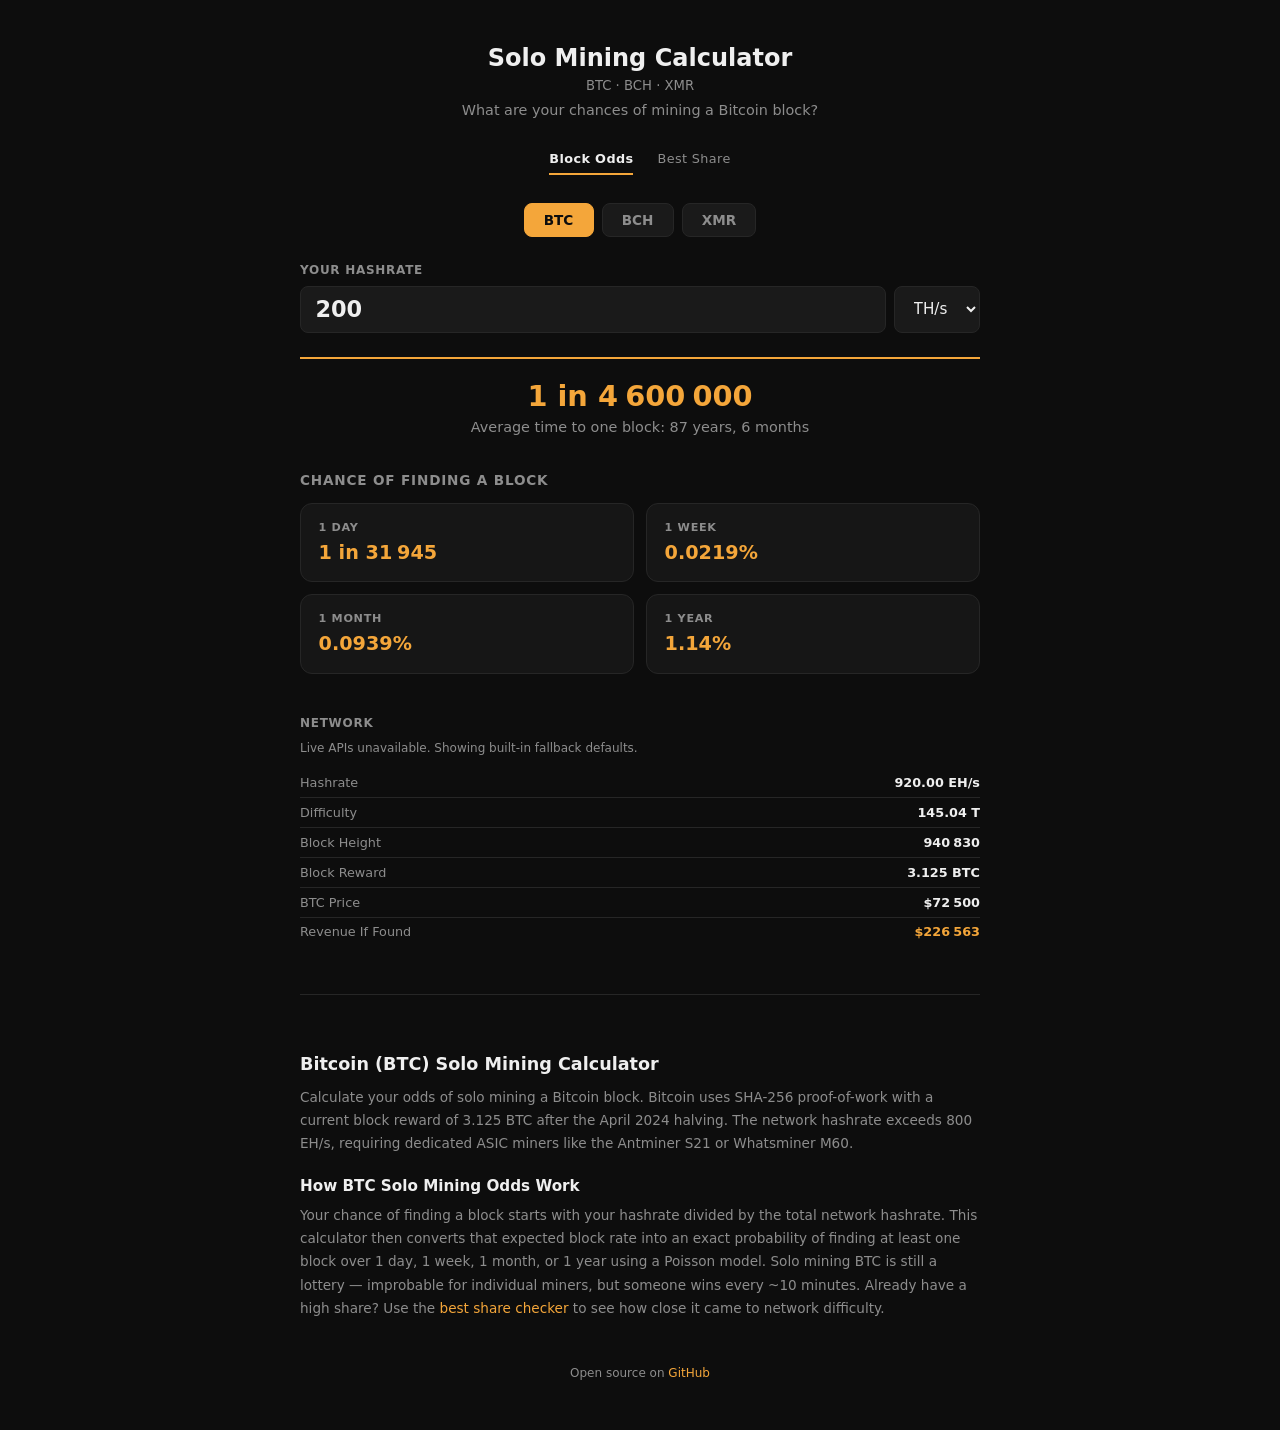
<file: index.html>
<!DOCTYPE html>
<html lang="en">
<head>
  <meta charset="UTF-8">
  <meta name="viewport" content="width=device-width, initial-scale=1.0">
  <title>Solo Mining Calculator - Bitcoin, Monero & BCH Block Probability</title>
  <meta name="description" content="Free solo mining calculator with live network data. Calculate your odds of finding a Bitcoin, Monero (XMR), or Bitcoin Cash block based on your hashrate. Real-time difficulty, block reward, and expected time to mine a block.">
  <meta name="keywords" content="solo mining calculator, bitcoin solo mining, monero solo mining, bitcoin cash solo mining, mining probability, block odds calculator, hashrate calculator, solo block chance, BTC mining, XMR mining, BCH mining">
  <link rel="canonical" href="https://solo.turtlecute.org/">
  <meta property="og:title" content="Solo Mining Calculator - Bitcoin, Monero & BCH">
  <meta property="og:description" content="What are your real odds of solo mining a block? Free calculator with live network hashrate, difficulty, and block reward for BTC, XMR, and BCH.">
  <meta property="og:type" content="website">
  <meta property="og:url" content="https://solo.turtlecute.org/">
  <meta property="og:site_name" content="Solo Mining Calculator">
  <meta property="og:locale" content="en_US">
  <meta name="twitter:card" content="summary">
  <meta name="twitter:title" content="Solo Mining Calculator - Bitcoin, Monero & BCH">
  <meta name="twitter:description" content="Calculate your real odds of solo mining a BTC, XMR, or BCH block. Live network stats and block reward data.">
  <meta name="robots" content="index, follow">
  <meta name="theme-color" content="#F4A63A">
  <link rel="icon" href="data:image/svg+xml,<svg xmlns='http://www.w3.org/2000/svg' viewBox='0 0 32 32'><circle cx='16' cy='16' r='16' fill='%23F4A63A'/><text x='16' y='22' text-anchor='middle' font-size='18' font-weight='bold' fill='white'>&#x26CF;</text></svg>">
  <link rel="dns-prefetch" href="https://mempool.space">
  <link rel="dns-prefetch" href="https://api.blockchair.com">
  <link rel="dns-prefetch" href="https://api.coingecko.com">
  <link rel="preconnect" href="https://mempool.space" crossorigin>
  <link rel="preconnect" href="https://api.blockchair.com" crossorigin>
  <link rel="preconnect" href="https://api.coingecko.com" crossorigin>
  <script defer src="https://umami.priorato.org/priorato" data-website-id="a3f061e6-ad2a-410f-9b1b-f0ae24c0dfc8"></script>
  <script type="application/ld+json">{"@context":"https://schema.org","@type":"WebApplication","name":"Solo Mining Calculator","url":"https://solo.turtlecute.org/","description":"Free solo mining probability calculator for Bitcoin, Monero, and Bitcoin Cash. Enter your hashrate to calculate your odds of finding a block with live network data.","applicationCategory":"FinanceApplication","operatingSystem":"Any","offers":{"@type":"Offer","price":"0","priceCurrency":"USD"},"featureList":["Bitcoin solo mining odds","Monero solo mining odds","Bitcoin Cash solo mining odds","Live network hashrate","Real-time difficulty","Block reward tracking","Expected time to find a block"]}</script>
  <script type="application/ld+json">{"@context":"https://schema.org","@type":"BreadcrumbList","itemListElement":[{"@type":"ListItem","position":1,"name":"Solo Mining Calculator","item":"https://solo.turtlecute.org/"}]}</script>
  <script type="application/ld+json">{"@context":"https://schema.org","@type":"FAQPage","mainEntity":[{"@type":"Question","name":"What are the odds of solo mining a Bitcoin block?","acceptedAnswer":{"@type":"Answer","text":"Your odds depend on your hashrate relative to the total Bitcoin network hashrate. With 1 TH/s against a ~1 ZH/s network, your chance per block is roughly 1 in 1 billion. This calculator converts that share into exact time-based odds using a Poisson model."}},{"@type":"Question","name":"How long will it take to solo mine a Bitcoin block?","acceptedAnswer":{"@type":"Answer","text":"The expected time depends entirely on your hashrate. A single Antminer S21 class miner at around 200 TH/s would still take on the order of a century on average to solo mine one Bitcoin block. Solo mining BTC is a lottery even with modern ASICs."}},{"@type":"Question","name":"What hardware do you need to solo mine Monero?","acceptedAnswer":{"@type":"Answer","text":"Monero uses the RandomX algorithm optimized for consumer CPUs. A modern desktop CPU often produces around 10 to 20 KH/s. No ASIC is required, which makes XMR one of the few major proof-of-work coins that remains practical for CPU miners."}},{"@type":"Question","name":"How does solo mining probability calculation work?","acceptedAnswer":{"@type":"Answer","text":"The calculator starts with your share of total network hashrate, then converts the expected number of blocks in a time window into the probability of finding at least one block with a Poisson probability model. That keeps the percentages bounded correctly as hashrate increases."}},{"@type":"Question","name":"Is Bitcoin Cash easier to solo mine than Bitcoin?","acceptedAnswer":{"@type":"Answer","text":"Usually yes. Bitcoin Cash uses the same SHA-256 hardware as Bitcoin but runs with much less total network hashrate, so the same ASIC generally has better per-block odds on BCH than on BTC."}},{"@type":"Question","name":"What happens if the live APIs fail?","acceptedAnswer":{"@type":"Answer","text":"The calculator first tries live APIs, then cached values stored in localStorage, and finally built-in fallback defaults for each coin so the site still works on GitHub Pages or during API outages."}}]}</script>
  <style>
:root{--bg:#0D0D0D;--bg-card:#161616;--text:#EFEFEF;--text-muted:#8D8D8D;--accent:#F4A63A;--border:#262626;--input-bg:#1A1A1A}
*,*::before,*::after{box-sizing:border-box;margin:0;padding:0}
body{font-family:system-ui,-apple-system,sans-serif;background:var(--bg);color:var(--text);line-height:1.5;min-height:100vh}
main{max-width:720px;margin:0 auto;padding:2.5rem 1.25rem}
header{text-align:center;margin-bottom:2.5rem}
header h1{font-size:1.5rem;font-weight:700;margin-bottom:.25rem}
.tagline{color:var(--text-muted);font-size:.9rem;margin-bottom:1rem}
.coin-tabs{display:flex;gap:.5rem;justify-content:center;margin-bottom:1.5rem}
.coin-tab{font-family:inherit;font-size:.85rem;font-weight:600;padding:.5rem 1.2rem;background:var(--input-bg);color:var(--text-muted);border:1px solid var(--border);border-radius:8px;cursor:pointer;transition:background-color .2s,color .2s,border-color .2s}
.coin-tab:hover{color:var(--text);border-color:var(--text-muted)}
.coin-tab.active{background:var(--accent);color:#0D0D0D;border-color:var(--accent)}
#input-section{margin-bottom:1rem}
#input-section label{display:block;font-size:.75rem;font-weight:600;color:var(--text-muted);text-transform:uppercase;letter-spacing:.06em;margin-bottom:.4rem}
.input-group{display:flex;gap:.5rem;margin-bottom:1.5rem}
.input-group input[type="number"]{flex:1;font-size:1.4rem;font-weight:600;font-family:inherit;padding:.6rem .9rem;background:var(--input-bg);color:var(--text);border:1px solid var(--border);border-radius:8px;outline:none;min-width:0;transition:border-color .2s}
.input-group input[type="number"]:focus{border-color:var(--accent)}
.input-group input[type="number"]::-webkit-outer-spin-button,.input-group input[type="number"]::-webkit-inner-spin-button{-webkit-appearance:none;margin:0}
.input-group input[type="number"]{-moz-appearance:textfield}
.input-group select{font-size:.95rem;font-family:inherit;padding:.6rem .9rem;background:var(--input-bg);color:var(--text);border:1px solid var(--border);border-radius:8px;cursor:pointer;outline:none;transition:border-color .2s}
.input-group select:focus{border-color:var(--accent)}
.primary-result{text-align:center;margin-bottom:2rem;padding-top:1.25rem;border-top:2px solid var(--accent);transition:border-color .3s}
.primary-result .odds{font-size:1.8rem;font-weight:700;color:var(--accent);line-height:1.2;margin-bottom:.2rem}
.primary-result .expected-time{font-size:.9rem;color:var(--text-muted)}
.card{background:var(--bg-card);border:1px solid var(--border);border-radius:12px;padding:1rem 1.1rem;transition:background-color .3s,border-color .3s,transform .2s}
.card:hover{border-color:var(--accent);transform:translateY(-2px)}
.card .label{display:block;font-size:.7rem;font-weight:600;color:var(--text-muted);text-transform:uppercase;letter-spacing:.06em;margin-bottom:.25rem}
.card .value{display:block;font-size:1.2rem;font-weight:700;color:var(--text);line-height:1.3}
.card .value.accent{color:var(--accent)}
.card-grid{display:grid;grid-template-columns:repeat(2,1fr);gap:.75rem}
section{margin-bottom:2.5rem}
section h2{font-size:.85rem;font-weight:600;color:var(--text-muted);text-transform:uppercase;letter-spacing:.06em;margin-bottom:.75rem}
.network-info{margin-bottom:1.5rem}
.net-heading{font-size:.75rem;font-weight:600;color:var(--text-muted);text-transform:uppercase;letter-spacing:.06em;margin-bottom:.5rem}
.status-note{font-size:.75rem;color:var(--text-muted);margin:-.1rem 0 .75rem}
.net-list{margin:0}
.net-row{display:flex;justify-content:space-between;align-items:baseline;padding:.3rem 0;border-bottom:1px solid var(--border);transition:border-color .3s}
.net-row:last-child{border-bottom:none}
.net-row dt{font-size:.8rem;color:var(--text-muted);font-weight:400}
.net-row dd{font-size:.8rem;color:var(--text);font-weight:600;margin:0}
.net-row.highlight dd{color:var(--accent)}
#refresh-indicator{font-size:.5rem;color:var(--accent)}
@keyframes pulse{0%,100%{opacity:1}50%{opacity:.3}}
.pulse{animation:pulse 2s ease-in-out infinite}
.seo-content{margin-top:3rem;padding-top:2rem;border-top:1px solid var(--border)}
.seo-content h2{font-size:1.1rem;font-weight:700;margin:1.5rem 0 .5rem;color:var(--text)}
.seo-content h3{font-size:.95rem;font-weight:600;margin:1.25rem 0 .4rem;color:var(--text)}
.seo-content p{font-size:.85rem;color:var(--text-muted);line-height:1.7;margin-bottom:.75rem}
.seo-content a{color:var(--accent);text-decoration:none}
.seo-content a:hover{text-decoration:underline}
.page-nav{display:flex;gap:1.5rem;justify-content:center;margin:-.75rem auto 1.75rem;width:auto}
.page-nav-wrap{text-align:center}
.page-nav a{font-family:inherit;font-size:.8rem;font-weight:500;padding:0 0 .3rem;background:transparent;color:var(--text-muted);border:none;border-bottom:2px solid transparent;text-decoration:none;transition:color .2s,border-color .2s;letter-spacing:.03em}
.page-nav a:hover{color:var(--text)}
.page-nav a.active{color:var(--text);border-bottom-color:var(--accent);font-weight:600}
footer{text-align:center;padding:2rem 0 .5rem;font-size:.75rem;color:var(--text-muted)}
footer a{color:var(--accent);text-decoration:none}
footer a:hover{text-decoration:underline}
@media(max-width:600px){main{padding:1.5rem 1rem}header h1{font-size:1.3rem}.input-group{flex-direction:column}.input-group select{min-width:unset}.primary-result .odds{font-size:1.4rem}.card .value{font-size:1.05rem}.coin-tab{padding:.45rem .9rem;font-size:.8rem}}
  </style>
</head>
<body>

  <main>

    <header>
      <h1>Solo Mining Calculator <span style="display:block;font-size:.55em;font-weight:400;color:var(--text-muted)">BTC &middot; BCH &middot; XMR</span></h1>
      <p class="tagline" id="tagline">What are your chances of mining a Bitcoin block?</p>
    </header>

    <div class="page-nav-wrap">
      <nav class="page-nav">
        <a href="./" class="active">Block Odds</a>
        <a href="./best-share.html">Best Share</a>
      </nav>
    </div>

    <nav class="coin-tabs" id="coin-tabs">
      <button class="coin-tab active" data-coin="BTC">BTC</button>
      <button class="coin-tab" data-coin="BCH">BCH</button>
      <button class="coin-tab" data-coin="XMR">XMR</button>
    </nav>

    <section id="input-section">
      <label for="hashrate-input">Your Hashrate</label>
      <div class="input-group">
        <input type="number" id="hashrate-input" value="200" min="0" step="any">
        <select id="unit-select">
          <option value="TH/s">TH/s</option>
          <option value="PH/s">PH/s</option>
          <option value="EH/s">EH/s</option>
        </select>
      </div>
      <div class="primary-result">
        <div class="odds" id="odds-value">--</div>
        <div class="expected-time" id="expected-time">--</div>
      </div>
    </section>

    <section id="probability-section">
      <h2>Chance of Finding a Block</h2>
      <div class="card-grid">
        <div class="card"><span class="label">1 Day</span><span class="value accent" id="prob-1d">--</span></div>
        <div class="card"><span class="label">1 Week</span><span class="value accent" id="prob-1w">--</span></div>
        <div class="card"><span class="label">1 Month</span><span class="value accent" id="prob-1m">--</span></div>
        <div class="card"><span class="label">1 Year</span><span class="value accent" id="prob-1y">--</span></div>
      </div>
    </section>

    <div class="network-info" id="network-section">
      <div class="net-heading">Network <span id="refresh-indicator" class="pulse">&#x25cf;</span></div>
      <p class="status-note" id="status-note">Loading network data...</p>
      <dl class="net-list">
        <div class="net-row"><dt>Hashrate</dt><dd id="stat-hashrate">--</dd></div>
        <div class="net-row"><dt>Difficulty</dt><dd id="stat-difficulty">--</dd></div>
        <div class="net-row"><dt>Block Height</dt><dd id="stat-blockheight">--</dd></div>
        <div class="net-row"><dt>Block Reward</dt><dd id="stat-reward">--</dd></div>
        <div class="net-row"><dt id="label-price">BTC Price</dt><dd id="stat-price">--</dd></div>
        <div class="net-row highlight"><dt>Revenue If Found</dt><dd id="stat-revenue">--</dd></div>
      </dl>
    </div>

    <article class="seo-content coin-info" data-coin="BTC">
      <h2>Bitcoin (BTC) Solo Mining Calculator</h2>
      <p>Calculate your odds of solo mining a Bitcoin block. Bitcoin uses SHA-256 proof-of-work with a current block reward of 3.125 BTC after the April 2024 halving. The network hashrate exceeds 800 EH/s, requiring dedicated ASIC miners like the Antminer S21 or Whatsminer M60.</p>
      <h3>How BTC Solo Mining Odds Work</h3>
      <p>Your chance of finding a block starts with your hashrate divided by the total network hashrate. This calculator then converts that expected block rate into an exact probability of finding at least one block over 1 day, 1 week, 1 month, or 1 year using a Poisson model. Solo mining BTC is still a lottery — improbable for individual miners, but someone wins every ~10 minutes. Already have a high share? Use the <a href="./best-share.html">best share checker</a> to see how close it came to network difficulty.</p>
    </article>
    <article class="seo-content coin-info" data-coin="XMR" style="display:none">
      <h2>Monero (XMR) Solo Mining Calculator</h2>
      <p>Calculate your odds of solo mining a Monero block. Monero uses the RandomX algorithm, specifically designed for consumer CPU mining. No ASIC hardware is needed — any modern desktop processor (AMD Ryzen, Intel Core) can mine XMR.</p>
      <h3>How XMR Solo Mining Odds Work</h3>
      <p>The Monero network hashrate sits around 4-6 GH/s with a permanent block reward of 0.6 XMR every 2 minutes (tail emission). Your chance per block equals your CPU hashrate divided by the network total. This makes Monero one of the most accessible cryptocurrencies for solo miners using consumer hardware. Got an impressive share from your CPU miner? Check the <a href="./best-share.html">XMR best share checker</a> to see how it compares to network difficulty.</p>
    </article>
    <article class="seo-content coin-info" data-coin="BCH" style="display:none">
      <h2>Bitcoin Cash (BCH) Solo Mining Calculator</h2>
      <p>Calculate your odds of solo mining a Bitcoin Cash block. BCH uses the same SHA-256 algorithm and ASIC hardware as Bitcoin but has roughly over 100 times less network hashrate (~6-7 EH/s), giving the same equipment significantly better per-block odds.</p>
      <h3>How BCH Solo Mining Odds Work</h3>
      <p>Bitcoin Cash follows the same halving schedule as Bitcoin, with a current block reward of 3.125 BCH and a new block every ~10 minutes. The calculator estimates the expected number of blocks your hashrate would find, then converts that into a time-based probability that stays stable even for very large inputs. You can also use the <a href="./best-share.html">BCH best share checker</a> to see if your highest share was enough to find a block.</p>
    </article>

    <footer>
      <p>Open source on <a href="https://github.com/Turtlecute33/solo-calculator" rel="noopener">GitHub</a></p>
    </footer>

  </main>

  <noscript><p style="text-align:center;color:#8D8D8D;padding:2rem;">JavaScript is required to run this calculator.</p></noscript>
  <script>
(function(){'use strict';var DAY=86400,WEEK=604800,MONTH=2592000,YEAR=31536000,FETCH_TIMEOUT=12000,CACHE_MAX_AGE=3600000,REFRESH_INTERVAL=300000;
var COINS={BTC:{name:'Bitcoin',symbol:'BTC',blockTime:600,accent:'#F4A63A',units:{'TH/s':1e12,'PH/s':1e15,'EH/s':1e18},defaultUnit:'TH/s',defaultHashrate:200,geckoId:'bitcoin',blockchairSlug:'bitcoin',fallback:{networkHashrate:9.2e20,difficulty:145042165424850,blockHeight:940830,blockReward:3.125,price:72500},formatNetHash:function(h){return(h/1e18).toFixed(2)+' EH/s'},rewardFn:function(h){if(h===null)return null;var v=Math.floor(h/210000);return v>=64?0:50/Math.pow(2,v)},deriveHashrate:function(d,bt){return d*4294967296/bt}},
XMR:{name:'Monero',symbol:'XMR',blockTime:120,accent:'#E8734A',units:{'H/s':1,'KH/s':1e3,'MH/s':1e6,'GH/s':1e9},defaultUnit:'KH/s',defaultHashrate:15,geckoId:'monero',blockchairSlug:'monero',fallback:{networkHashrate:5549240973,difficulty:665908916779,blockHeight:3631071,blockReward:0.6,price:359},formatNetHash:function(h){return(h/1e9).toFixed(2)+' GH/s'},rewardFn:function(){return 0.6},deriveHashrate:function(d,bt){return d/bt}},
BCH:{name:'Bitcoin Cash',symbol:'BCH',blockTime:600,accent:'#4AC99B',units:{'TH/s':1e12,'PH/s':1e15,'EH/s':1e18},defaultUnit:'TH/s',defaultHashrate:200,geckoId:'bitcoin-cash',blockchairSlug:'bitcoin-cash',fallback:{networkHashrate:6.58e18,difficulty:944668701264,blockHeight:942526,blockReward:3.125,price:468},formatNetHash:function(h){return(h/1e18).toFixed(2)+' EH/s'},rewardFn:function(h){if(h===null)return null;var v=Math.floor(h/210000);return v>=64?0:50/Math.pow(2,v)},deriveHashrate:function(d,bt){return d*4294967296/bt}}};

var state={coin:'',networkHashrate:0,difficulty:0,blockHeight:null,blockReward:null,price:null,hasPrice:false,userHashrate:200,unit:'TH/s',networkError:false,dataSource:'default',defaultPrice:false};

function debounce(fn,ms){var t;return function(){clearTimeout(t);t=setTimeout(fn,ms)}}
function isFiniteNum(n){return typeof n==='number'&&isFinite(n)}
function toNumber(v){var n=typeof v==='string'?parseFloat(v):v;return isFiniteNum(n)?n:null}
function fmt(n){if(!isFinite(n))return'N/A';var r=Math.round(n),s=r<1e20?String(r):r.toFixed(0),o='';for(var i=s.length-1,c=0;i>=0;i--,c++){if(c>0&&c%3===0)o='\u2005'+o;o=s[i]+o}return o}
function coinConf(){return COINS[state.coin]}
function userHs(){var c=coinConf();return state.userHashrate*(c.units[state.unit]||1)}
function share(){return state.networkHashrate>0?userHs()/state.networkHashrate:0}
function probability(sec){var c=coinConf(),lambda=(sec/c.blockTime)*share();if(lambda<=0)return 0;if(lambda>=20)return 1;return 1-Math.exp(-lambda)}
function getReward(){if(state.blockReward!==null)return state.blockReward;var c=coinConf();return c.rewardFn?c.rewardFn(state.blockHeight):null}
function formatProb(p){if(p<=0)return'0%';if(p>=0.9999)return'> 99.99%';var pct=p*100;if(pct>=1)return pct.toFixed(2)+'%';if(pct>=0.01)return pct.toFixed(4)+'%';return'1 in '+fmt(1/p)}
function formatTime(sec){if(!isFinite(sec)||sec<=0)return'Never';var tiers=[{l:'year',v:YEAR},{l:'month',v:MONTH},{l:'week',v:WEEK},{l:'day',v:DAY},{l:'hour',v:3600},{l:'minute',v:60}],parts=[],rem=sec;for(var i=0;i<tiers.length&&parts.length<2;i++){if(rem>=tiers[i].v){var n=Math.floor(rem/tiers[i].v);rem%=tiers[i].v;parts.push(n+' '+tiers[i].l+(n!==1?'s':''))}}return parts.length?parts.join(', '):'< 1 minute'}
function formatDiff(d){if(d>=1e18)return(d/1e18).toFixed(2)+' E';if(d>=1e15)return(d/1e15).toFixed(2)+' P';if(d>=1e12)return(d/1e12).toFixed(2)+' T';if(d>=1e9)return(d/1e9).toFixed(2)+' G';if(d>=1e6)return(d/1e6).toFixed(2)+' M';return fmt(d)}
function $(id){return document.getElementById(id)}
function set(id,txt){var el=$(id);if(el)el.textContent=txt}
function showPulse(on){var el=$('refresh-indicator');if(el)el.style.display=on?'':'none'}

function setStatus(){if(state.dataSource==='live'){set('status-note','Using live network data.');return}if(state.dataSource==='cache'){set('status-note',state.networkError?'Live APIs unavailable. Showing cached network data.':'Using cached network data while refreshing.');return}set('status-note',state.networkError?'Live APIs unavailable. Showing built-in fallback defaults.':'Using built-in fallback defaults until live data loads.')}

function render(){var conf=coinConf();if(!conf)return;var hs=userHs(),s=share(),reward=getReward();set('label-price',conf.symbol+' Price');set('tagline','What are your chances of mining a '+conf.name+' block?');setStatus();
if(state.networkHashrate===0){set('odds-value',state.networkError?'Network data unavailable':'Waiting for network data\u2026');set('expected-time',state.networkError?'Live mining APIs failed. Try again later.':'');['prob-1d','prob-1w','prob-1m','prob-1y'].forEach(function(id){set(id,'--')});set('stat-hashrate','--');set('stat-difficulty',state.difficulty>0?formatDiff(state.difficulty):'--');set('stat-blockheight',state.blockHeight!==null?fmt(state.blockHeight):'--');set('stat-reward',reward!==null?reward+' '+conf.symbol:'--');set('stat-price',state.hasPrice?'$'+fmt(state.price):'--');set('stat-revenue','--');return}
if(hs<=0){set('odds-value','0%');set('expected-time','Average time to one block: Never');['prob-1d','prob-1w','prob-1m','prob-1y'].forEach(function(id){set(id,'0%')})}else{set('odds-value',s>=1?'~100% per block':'1 in '+fmt(1/s));set('expected-time','Average time to one block: '+formatTime(conf.blockTime/Math.max(s,1e-18)));set('prob-1d',formatProb(probability(DAY)));set('prob-1w',formatProb(probability(WEEK)));set('prob-1m',formatProb(probability(MONTH)));set('prob-1y',formatProb(probability(YEAR)))}
set('stat-hashrate',conf.formatNetHash(state.networkHashrate));set('stat-difficulty',state.difficulty>0?formatDiff(state.difficulty):'N/A');set('stat-blockheight',state.blockHeight!==null?fmt(state.blockHeight):'N/A');set('stat-reward',reward!==null?reward+' '+conf.symbol:'N/A');set('stat-price',state.hasPrice?'$'+fmt(state.price):'N/A');set('stat-revenue',(reward!==null&&state.hasPrice)?'$'+fmt(reward*state.price):'N/A')}

function fetchWithTimeout(url,ms){var c=new AbortController(),t=setTimeout(function(){c.abort()},ms||FETCH_TIMEOUT);return fetch(url,{signal:c.signal}).then(function(r){clearTimeout(t);if(!r.ok)throw new Error('http-'+r.status);return r},function(e){clearTimeout(t);throw e})}
function fetchJson(url){return fetchWithTimeout(url).then(function(r){return r.json()})}
function fetchText(url){return fetchWithTimeout(url).then(function(r){return r.text()})}
function tryInOrder(fns){var i=0;function next(){if(i>=fns.length)return Promise.reject(new Error('all_failed'));return fns[i++]().catch(next)}return next()}

function cacheNetworkState(){if(state.dataSource==='default')return;try{localStorage.setItem('sm_net_'+state.coin,JSON.stringify({networkHashrate:state.networkHashrate,difficulty:state.difficulty,blockHeight:state.blockHeight,blockReward:state.blockReward,price:state.defaultPrice?null:state.price,ts:Date.now()}))}catch(e){}}
function loadCachedNetworkState(coin,allowStale){try{var raw=localStorage.getItem('sm_net_'+coin);if(!raw)return false;var d=JSON.parse(raw);if(!allowStale&&Date.now()-d.ts>CACHE_MAX_AGE)return false;var got=false,hr=toNumber(d.networkHashrate),diff=toNumber(d.difficulty),height=toNumber(d.blockHeight),reward=toNumber(d.blockReward),price=toNumber(d.price);if(hr&&hr>0){state.networkHashrate=hr;got=true}if(diff&&diff>0){state.difficulty=diff;got=true}if(height!==null){state.blockHeight=height}if(reward!==null){state.blockReward=reward}if(price&&price>0){state.price=price;state.hasPrice=true;state.defaultPrice=false}if(got)state.dataSource='cache';return got}catch(e){return false}}
function applyFallbackNetworkState(coin){var fallback=COINS[coin].fallback;state.networkHashrate=fallback.networkHashrate;state.difficulty=fallback.difficulty;state.blockHeight=fallback.blockHeight;state.blockReward=fallback.blockReward;state.price=fallback.price;state.hasPrice=true;state.defaultPrice=true;state.dataSource='default'}

function applyBlockchair(data){if(!data||!data.data)throw new Error('bad blockchair');var d=data.data,conf=coinConf(),got=false,diff=toNumber(d.difficulty),hr=toNumber(d.hashrate_24h),height=toNumber(d.best_block_height),reward=toNumber(d.reward_per_block),price=toNumber(d.market_price_usd);if(diff&&diff>0)state.difficulty=diff;if(hr&&hr>0){state.networkHashrate=hr;got=true}if(!got&&state.difficulty>0&&conf.deriveHashrate){state.networkHashrate=conf.deriveHashrate(state.difficulty,conf.blockTime);got=true}if(height!==null)state.blockHeight=height;if(reward!==null&&conf.rewardFn){var expected=conf.rewardFn(state.blockHeight);if(expected!==null&&(reward<expected*0.5||reward>expected*2))reward=null}if(reward!==null)state.blockReward=reward;if(price&&price>0){state.price=price;state.hasPrice=true;state.defaultPrice=false;try{localStorage.setItem('cached_'+state.coin+'_price',String(price))}catch(e){}}if(!got)throw new Error('no hashrate from blockchair');state.dataSource='live'}
function fetchBlockchair(slug){return fetchJson('https://api.blockchair.com/'+slug+'/stats').then(applyBlockchair)}

function fetchBTC_mempool(){return Promise.allSettled([fetchJson('https://mempool.space/api/v1/mining/hashrate/1m'),fetchText('https://mempool.space/api/blocks/tip/height')]).then(function(res){var got=false;if(res[0].status==='fulfilled'){var v=res[0].value,hr=toNumber(v&&v.currentHashrate),diff=toNumber(v&&v.currentDifficulty);if(hr&&hr>0){state.networkHashrate=hr;got=true}if(diff&&diff>0)state.difficulty=diff}if(res[1].status==='fulfilled'){var h=parseInt(res[1].value,10);if(isFiniteNum(h)&&h>=0)state.blockHeight=h}if(!got)throw new Error('no BTC data from mempool');state.dataSource='live'})}
function fetchNetworkBTC(){return tryInOrder([fetchBTC_mempool,function(){return fetchBlockchair('bitcoin')}])}
function fetchNetworkXMR(){return tryInOrder([function(){return fetchBlockchair('monero')}])}
function fetchNetworkBCH(){return tryInOrder([function(){return fetchBlockchair('bitcoin-cash')}])}
var NETWORK_FNS={BTC:fetchNetworkBTC,XMR:fetchNetworkXMR,BCH:fetchNetworkBCH};

function fetchPrice(){var conf=coinConf(),ck='cached_'+state.coin+'_price';if(!conf)return Promise.resolve();if(state.hasPrice&&!state.defaultPrice)return Promise.resolve();return fetchJson('https://api.coingecko.com/api/v3/simple/price?ids='+conf.geckoId+'&vs_currencies=usd').then(function(data){var p=toNumber(data&&data[conf.geckoId]&&data[conf.geckoId].usd);if(p&&p>0){state.price=p;state.hasPrice=true;state.defaultPrice=false;try{localStorage.setItem(ck,String(p))}catch(e){};return}throw new Error('no gecko price')}).catch(function(){try{var c=parseFloat(localStorage.getItem(ck));if(isFiniteNum(c)&&c>0){state.price=c;state.hasPrice=true;state.defaultPrice=false}}catch(e){}})}

function fetchData(){showPulse(true);var fn=NETWORK_FNS[state.coin]||function(){return Promise.resolve()};return fn().then(function(){state.networkError=false},function(){state.networkError=true;if(!loadCachedNetworkState(state.coin,true))applyFallbackNetworkState(state.coin)}).then(function(){return fetchPrice().catch(function(){})}).then(function(){cacheNetworkState();showPulse(false)},function(){showPulse(false)})}

function save(){try{localStorage.setItem('sm_hashrate_'+state.coin,String(state.userHashrate));localStorage.setItem('sm_unit_'+state.coin,state.unit);localStorage.setItem('sm_coin',state.coin)}catch(e){}}

function switchCoin(coin){if(!COINS[coin]||coin===state.coin)return;state.coin=coin;state.networkHashrate=0;state.difficulty=0;state.blockHeight=null;state.blockReward=null;state.price=null;state.hasPrice=false;state.networkError=false;state.dataSource='default';state.defaultPrice=false;var conf=COINS[coin];try{var h=localStorage.getItem('sm_hashrate_'+coin),hv=parseFloat(h);state.userHashrate=h!==null&&isFinite(hv)&&hv>=0?hv:conf.defaultHashrate;var u=localStorage.getItem('sm_unit_'+coin);state.unit=(u&&conf.units[u])?u:conf.defaultUnit}catch(e){state.userHashrate=conf.defaultHashrate;state.unit=conf.defaultUnit}if(!loadCachedNetworkState(coin,false))applyFallbackNetworkState(coin);var input=$('hashrate-input'),select=$('unit-select');if(input)input.value=state.userHashrate;if(select){select.innerHTML='';Object.keys(conf.units).forEach(function(unit){var opt=document.createElement('option');opt.value=unit;opt.textContent=unit;select.appendChild(opt)});select.value=state.unit}document.querySelectorAll('.coin-tab').forEach(function(t){t.classList.toggle('active',t.dataset.coin===coin)});document.querySelectorAll('.coin-info').forEach(function(el){el.style.display=el.dataset.coin===coin?'':'none'});document.documentElement.style.setProperty('--accent',conf.accent);save();render();fetchData().then(render)}

function init(){var savedCoin='BTC';try{savedCoin=localStorage.getItem('sm_coin')||'BTC'}catch(e){}if(!COINS[savedCoin])savedCoin='BTC';var input=$('hashrate-input'),select=$('unit-select');var update=debounce(function(){var v=parseFloat(input.value);if(isFinite(v)&&v>=0){state.userHashrate=v;save();render()}},300);if(input)input.addEventListener('input',update);if(select)select.addEventListener('change',function(){state.unit=select.value;save();render()});document.querySelectorAll('.coin-tab').forEach(function(t){t.addEventListener('click',function(){switchCoin(t.dataset.coin)})});switchCoin(savedCoin);setInterval(function(){fetchData().then(render)},REFRESH_INTERVAL)}
document.addEventListener('DOMContentLoaded',init)})();
  </script>
</body>
</html>
</file>
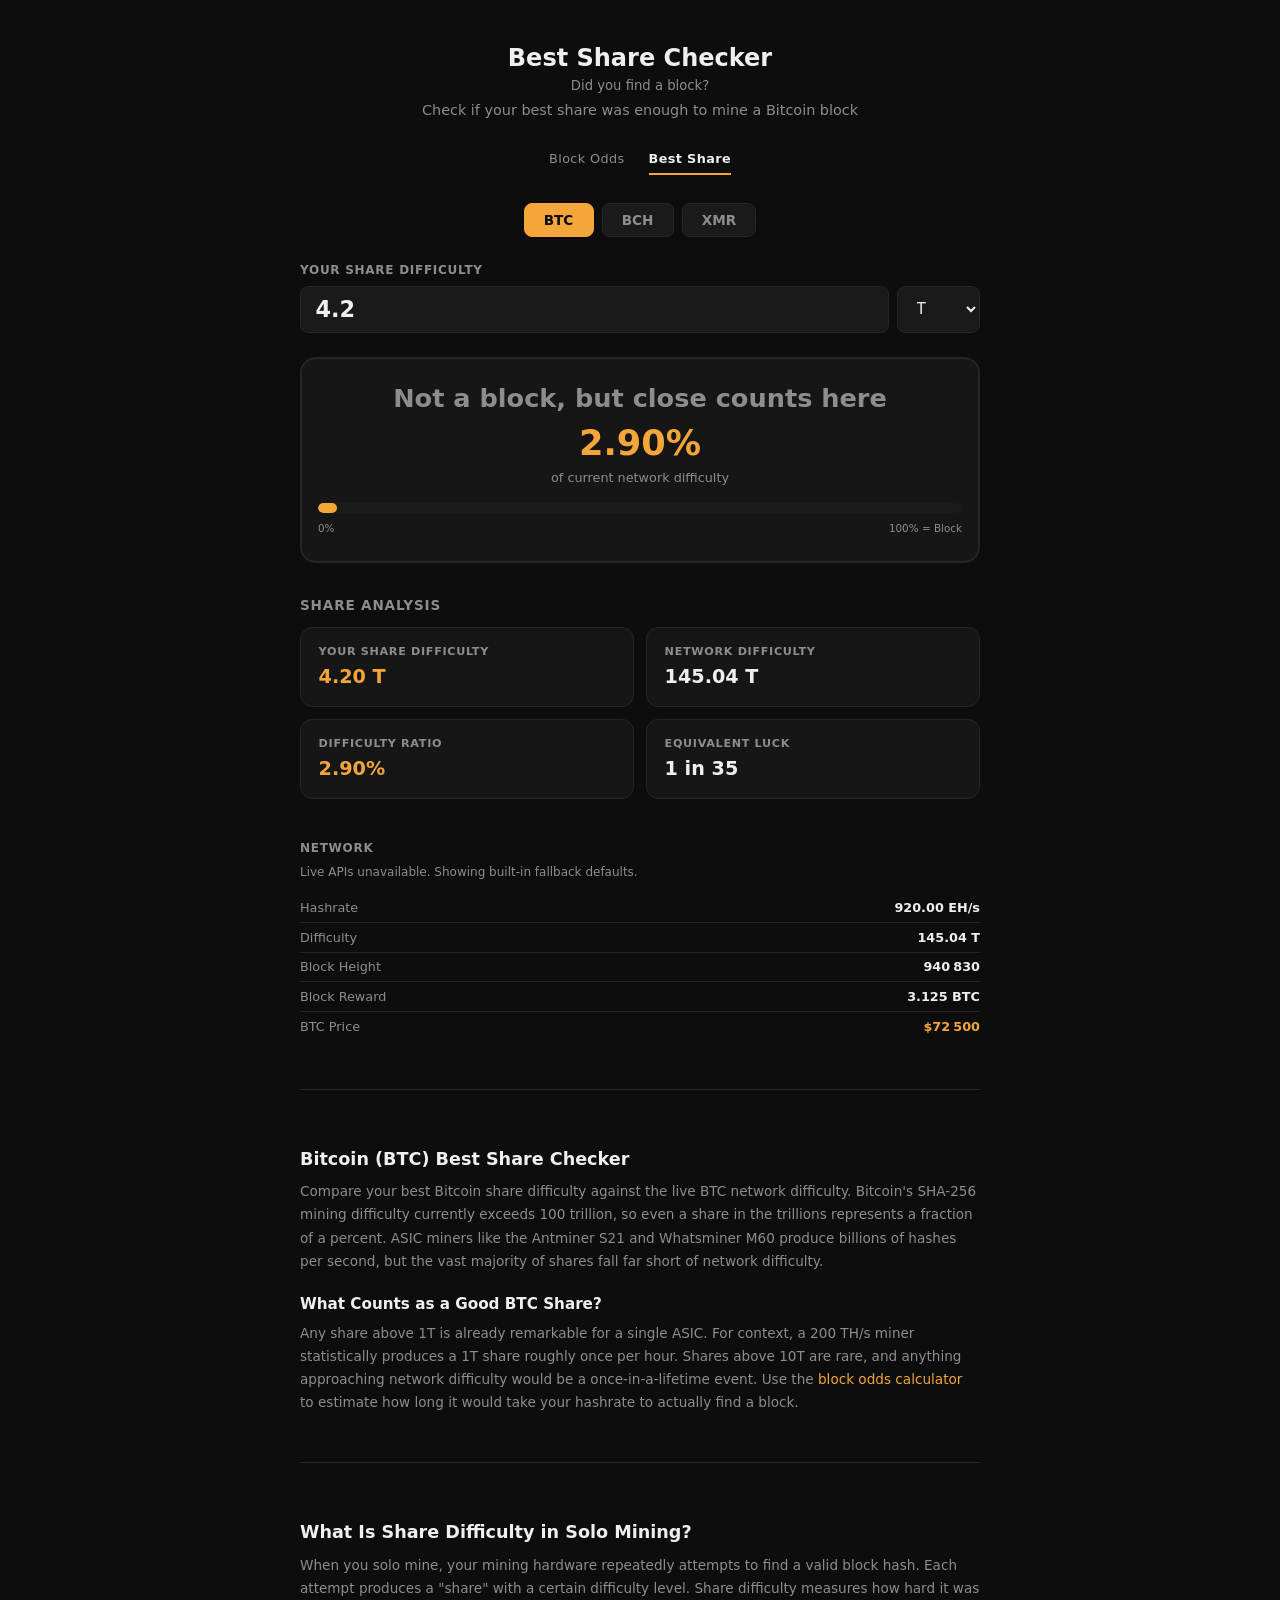
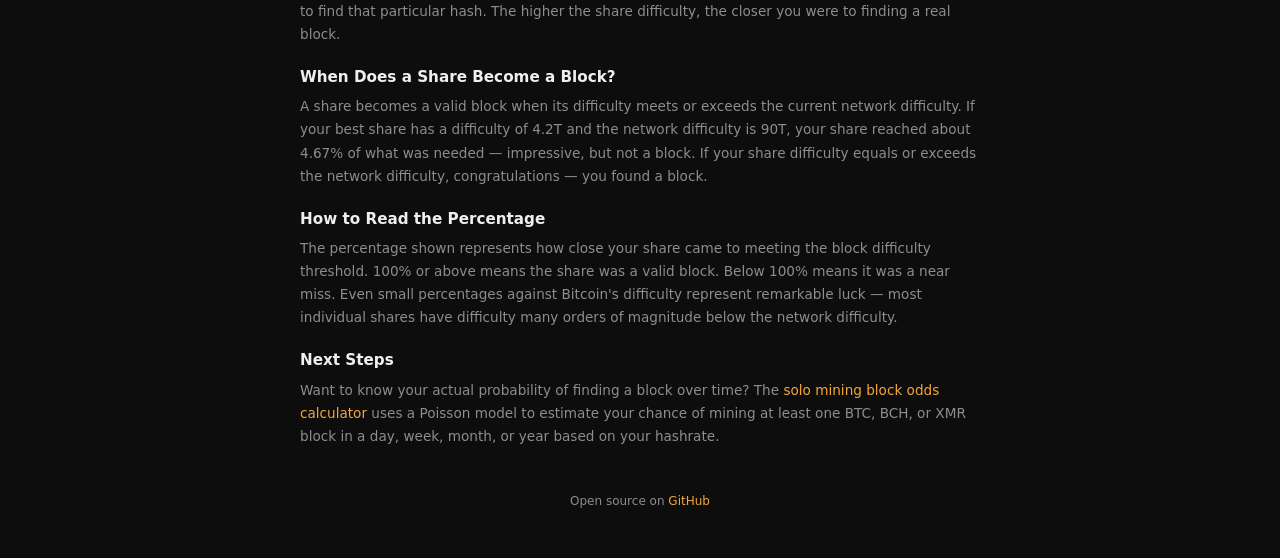
<file: best-share.html>
<!DOCTYPE html>
<html lang="en">
<head>
  <meta charset="UTF-8">
  <meta name="viewport" content="width=device-width, initial-scale=1.0">
  <title>Best Share Checker - Did You Find a BTC, BCH, or XMR Block?</title>
  <meta name="description" content="Enter your best share difficulty to see if you solo mined a Bitcoin, Bitcoin Cash, or Monero block. Compare your share against the current network difficulty in real time.">
  <meta name="keywords" content="best share checker, solo mining share, bitcoin share difficulty, monero share difficulty, did I find a block, share vs difficulty, solo mining block check, BTC share, BCH share, XMR share">
  <link rel="canonical" href="https://solo.turtlecute.org/best-share.html">
  <meta property="og:title" content="Best Share Checker - Did You Find a Block?">
  <meta property="og:description" content="Paste your best share difficulty to instantly see if it was enough to solo mine a BTC, BCH, or XMR block.">
  <meta property="og:type" content="website">
  <meta property="og:url" content="https://solo.turtlecute.org/best-share.html">
  <meta property="og:site_name" content="Solo Mining Calculator">
  <meta property="og:locale" content="en_US">
  <meta name="twitter:card" content="summary">
  <meta name="twitter:title" content="Best Share Checker - Did You Find a Block?">
  <meta name="twitter:description" content="Check if your best mining share was enough to find a BTC, BCH, or XMR block. Real-time network difficulty comparison.">
  <meta name="robots" content="index, follow">
  <meta name="theme-color" content="#F4A63A">
  <link rel="icon" href="data:image/svg+xml,<svg xmlns='http://www.w3.org/2000/svg' viewBox='0 0 32 32'><circle cx='16' cy='16' r='16' fill='%23F4A63A'/><text x='16' y='22' text-anchor='middle' font-size='18' font-weight='bold' fill='white'>&#x26CF;</text></svg>">
  <link rel="dns-prefetch" href="https://mempool.space">
  <link rel="dns-prefetch" href="https://api.blockchair.com">
  <link rel="dns-prefetch" href="https://api.coingecko.com">
  <link rel="preconnect" href="https://mempool.space" crossorigin>
  <link rel="preconnect" href="https://api.blockchair.com" crossorigin>
  <link rel="preconnect" href="https://api.coingecko.com" crossorigin>
  <script defer src="https://umami.priorato.org/priorato" data-website-id="a3f061e6-ad2a-410f-9b1b-f0ae24c0dfc8"></script>
  <script type="application/ld+json">{"@context":"https://schema.org","@type":"WebApplication","name":"Best Share Checker","url":"https://solo.turtlecute.org/best-share.html","description":"Check if your best mining share was enough to solo mine a Bitcoin, Bitcoin Cash, or Monero block. Compare share difficulty against live network difficulty.","applicationCategory":"FinanceApplication","operatingSystem":"Any","offers":{"@type":"Offer","price":"0","priceCurrency":"USD"}}</script>
  <script type="application/ld+json">{"@context":"https://schema.org","@type":"BreadcrumbList","itemListElement":[{"@type":"ListItem","position":1,"name":"Solo Mining Calculator","item":"https://solo.turtlecute.org/"},{"@type":"ListItem","position":2,"name":"Best Share Checker","item":"https://solo.turtlecute.org/best-share.html"}]}</script>
  <script type="application/ld+json">{"@context":"https://schema.org","@type":"FAQPage","mainEntity":[{"@type":"Question","name":"What is share difficulty in solo mining?","acceptedAnswer":{"@type":"Answer","text":"Share difficulty measures how hard it was for your mining hardware to find a particular hash. Every hash attempt produces a share with a difficulty value. The higher your share difficulty, the closer that attempt came to meeting the network difficulty threshold required to find a valid block."}},{"@type":"Question","name":"How do I know if my share found a block?","acceptedAnswer":{"@type":"Answer","text":"A share becomes a valid block when its difficulty meets or exceeds the current network difficulty. If your share difficulty divided by the network difficulty equals 100% or more, your miner found a block. This checker compares your best share against live network difficulty for BTC, BCH, and XMR."}},{"@type":"Question","name":"Where do I find my best share difficulty?","acceptedAnswer":{"@type":"Answer","text":"Most mining software displays your best (highest) share difficulty in the console output or dashboard. In solo mining pools like CKPool or Solo CK, your best share is shown in the miner stats page. Some mining software calls it 'best difficulty' or 'best share'."}},{"@type":"Question","name":"What is a good share difficulty for solo mining Bitcoin?","acceptedAnswer":{"@type":"Answer","text":"With Bitcoin network difficulty above 100 trillion, even a share in the trillions only represents a tiny fraction of what is needed. A share of 1T is about 0.001% of network difficulty. Finding a share that exceeds network difficulty is the equivalent of winning the lottery — extremely rare but it happens roughly every 10 minutes to someone on the network."}},{"@type":"Question","name":"Is it easier to solo mine a block on Bitcoin Cash than Bitcoin?","acceptedAnswer":{"@type":"Answer","text":"Yes. Bitcoin Cash has the same SHA-256 algorithm but roughly 100x less network hashrate and difficulty than Bitcoin. The same ASIC hardware produces shares that represent a much larger percentage of BCH network difficulty, making a solo block find significantly more likely on BCH."}}]}</script>
  <style>
:root{--bg:#0D0D0D;--bg-card:#161616;--text:#EFEFEF;--text-muted:#8D8D8D;--accent:#F4A63A;--border:#262626;--input-bg:#1A1A1A;--success:#22C55E;--danger:#EF4444}
*,*::before,*::after{box-sizing:border-box;margin:0;padding:0}
body{font-family:system-ui,-apple-system,sans-serif;background:var(--bg);color:var(--text);line-height:1.5;min-height:100vh}
main{max-width:720px;margin:0 auto;padding:2.5rem 1.25rem}
header{text-align:center;margin-bottom:2.5rem}
header h1{font-size:1.5rem;font-weight:700;margin-bottom:.25rem}
.tagline{color:var(--text-muted);font-size:.9rem;margin-bottom:1rem}
.coin-tabs{display:flex;gap:.5rem;justify-content:center;margin-bottom:1.5rem}
.coin-tab{font-family:inherit;font-size:.85rem;font-weight:600;padding:.5rem 1.2rem;background:var(--input-bg);color:var(--text-muted);border:1px solid var(--border);border-radius:8px;cursor:pointer;transition:background-color .2s,color .2s,border-color .2s}
.coin-tab:hover{color:var(--text);border-color:var(--text-muted)}
.coin-tab.active{background:var(--accent);color:#0D0D0D;border-color:var(--accent)}
#input-section{margin-bottom:1rem}
#input-section label{display:block;font-size:.75rem;font-weight:600;color:var(--text-muted);text-transform:uppercase;letter-spacing:.06em;margin-bottom:.4rem}
.input-group{display:flex;gap:.5rem;margin-bottom:1.5rem}
.input-group input[type="number"]{flex:1;font-size:1.4rem;font-weight:600;font-family:inherit;padding:.6rem .9rem;background:var(--input-bg);color:var(--text);border:1px solid var(--border);border-radius:8px;outline:none;min-width:0;transition:border-color .2s}
.input-group input[type="number"]:focus{border-color:var(--accent)}
.input-group input[type="number"]::-webkit-outer-spin-button,.input-group input[type="number"]::-webkit-inner-spin-button{-webkit-appearance:none;margin:0}
.input-group input[type="number"]{-moz-appearance:textfield}
.input-group select{font-size:.95rem;font-family:inherit;padding:.6rem .9rem;background:var(--input-bg);color:var(--text);border:1px solid var(--border);border-radius:8px;cursor:pointer;outline:none;transition:border-color .2s}
.input-group select:focus{border-color:var(--accent)}
section{margin-bottom:2.5rem}
section h2{font-size:.85rem;font-weight:600;color:var(--text-muted);text-transform:uppercase;letter-spacing:.06em;margin-bottom:.75rem}
.card{background:var(--bg-card);border:1px solid var(--border);border-radius:12px;padding:1rem 1.1rem;transition:background-color .3s,border-color .3s,transform .2s}
.card:hover{border-color:var(--accent);transform:translateY(-2px)}
.card .label{display:block;font-size:.7rem;font-weight:600;color:var(--text-muted);text-transform:uppercase;letter-spacing:.06em;margin-bottom:.25rem}
.card .value{display:block;font-size:1.2rem;font-weight:700;color:var(--text);line-height:1.3}
.card .value.accent{color:var(--accent)}
.card-grid{display:grid;grid-template-columns:repeat(2,1fr);gap:.75rem}
.result-block{text-align:center;margin-bottom:2rem;padding:1.5rem 1rem;border:2px solid var(--border);border-radius:16px;transition:border-color .3s,background-color .3s}
.result-block.found{border-color:var(--success);background:rgba(34,197,94,.06)}
.result-block.not-found{border-color:var(--border);background:var(--bg-card)}
.result-verdict{font-size:1.6rem;font-weight:700;margin-bottom:.5rem;line-height:1.2}
.result-verdict.yes{color:var(--success)}
.result-verdict.no{color:var(--text-muted)}
.result-pct{font-size:2.2rem;font-weight:700;color:var(--accent);line-height:1.2;margin-bottom:.25rem}
.result-label{font-size:.8rem;color:var(--text-muted);margin-bottom:1rem}
.progress-track{width:100%;height:10px;background:var(--input-bg);border-radius:5px;overflow:hidden;margin-bottom:.5rem}
.progress-fill{height:100%;border-radius:5px;transition:width .4s ease,background-color .4s ease;min-width:2px}
.progress-fill.low{background:var(--accent)}
.progress-fill.high{background:var(--success)}
.progress-labels{display:flex;justify-content:space-between;font-size:.65rem;color:var(--text-muted)}
.network-info{margin-bottom:1.5rem}
.net-heading{font-size:.75rem;font-weight:600;color:var(--text-muted);text-transform:uppercase;letter-spacing:.06em;margin-bottom:.5rem}
.status-note{font-size:.75rem;color:var(--text-muted);margin:-.1rem 0 .75rem}
.net-list{margin:0}
.net-row{display:flex;justify-content:space-between;align-items:baseline;padding:.3rem 0;border-bottom:1px solid var(--border);transition:border-color .3s}
.net-row:last-child{border-bottom:none}
.net-row dt{font-size:.8rem;color:var(--text-muted);font-weight:400}
.net-row dd{font-size:.8rem;color:var(--text);font-weight:600;margin:0}
.net-row.highlight dd{color:var(--accent)}
#refresh-indicator{font-size:.5rem;color:var(--accent)}
@keyframes pulse{0%,100%{opacity:1}50%{opacity:.3}}
.pulse{animation:pulse 2s ease-in-out infinite}
.seo-content{margin-top:3rem;padding-top:2rem;border-top:1px solid var(--border)}
.seo-content h2{font-size:1.1rem;font-weight:700;margin:1.5rem 0 .5rem;color:var(--text)}
.seo-content h3{font-size:.95rem;font-weight:600;margin:1.25rem 0 .4rem;color:var(--text)}
.seo-content p{font-size:.85rem;color:var(--text-muted);line-height:1.7;margin-bottom:.75rem}
.seo-content a{color:var(--accent);text-decoration:none}
.seo-content a:hover{text-decoration:underline}
.page-nav{display:flex;gap:1.5rem;justify-content:center;margin:-.75rem auto 1.75rem;width:auto}
.page-nav-wrap{text-align:center}
.page-nav a{font-family:inherit;font-size:.8rem;font-weight:500;padding:0 0 .3rem;background:transparent;color:var(--text-muted);border:none;border-bottom:2px solid transparent;text-decoration:none;transition:color .2s,border-color .2s;letter-spacing:.03em}
.page-nav a:hover{color:var(--text)}
.page-nav a.active{color:var(--text);border-bottom-color:var(--accent);font-weight:600}
footer{text-align:center;padding:2rem 0 .5rem;font-size:.75rem;color:var(--text-muted)}
footer a{color:var(--accent);text-decoration:none}
footer a:hover{text-decoration:underline}
@media(max-width:600px){main{padding:1.5rem 1rem}header h1{font-size:1.3rem}.input-group{flex-direction:column}.input-group select{min-width:unset}.result-pct{font-size:1.6rem}.result-verdict{font-size:1.3rem}.card .value{font-size:1.05rem}.coin-tab{padding:.45rem .9rem;font-size:.8rem}}
  </style>
</head>
<body>

  <main>

    <header>
      <h1>Best Share Checker <span style="display:block;font-size:.55em;font-weight:400;color:var(--text-muted)">Did you find a block?</span></h1>
      <p class="tagline" id="tagline">Check if your best share was enough to mine a Bitcoin block</p>
    </header>

    <div class="page-nav-wrap">
      <nav class="page-nav">
        <a href="./">Block Odds</a>
        <a href="./best-share.html" class="active">Best Share</a>
      </nav>
    </div>

    <nav class="coin-tabs" id="coin-tabs">
      <button class="coin-tab active" data-coin="BTC">BTC</button>
      <button class="coin-tab" data-coin="BCH">BCH</button>
      <button class="coin-tab" data-coin="XMR">XMR</button>
    </nav>

    <section id="input-section">
      <label for="share-input">Your Share Difficulty</label>
      <div class="input-group">
        <input type="number" id="share-input" value="4.2" min="0" step="any" placeholder="e.g. 4.2">
        <select id="unit-select">
          <option value="M">M</option>
          <option value="G">G</option>
          <option value="T">T</option>
          <option value="P">P</option>
          <option value="E">E</option>
          <option value="raw">Raw</option>
        </select>
      </div>
    </section>

    <div class="result-block not-found" id="result-block">
      <div class="result-verdict no" id="result-verdict">Waiting for network data&hellip;</div>
      <div class="result-pct" id="result-pct">--%</div>
      <div class="result-label">of current network difficulty</div>
      <div class="progress-track">
        <div class="progress-fill low" id="progress-fill" style="width:0%"></div>
      </div>
      <div class="progress-labels">
        <span>0%</span>
        <span>100% = Block</span>
      </div>
    </div>

    <section id="stats-section">
      <h2>Share Analysis</h2>
      <div class="card-grid">
        <div class="card"><span class="label">Your Share Difficulty</span><span class="value accent" id="stat-share">--</span></div>
        <div class="card"><span class="label">Network Difficulty</span><span class="value" id="stat-netdiff">--</span></div>
        <div class="card"><span class="label">Difficulty Ratio</span><span class="value accent" id="stat-ratio">--</span></div>
        <div class="card"><span class="label">Equivalent Luck</span><span class="value" id="stat-luck">--</span></div>
      </div>
    </section>

    <div class="network-info" id="network-section">
      <div class="net-heading">Network <span id="refresh-indicator" class="pulse">&#x25cf;</span></div>
      <p class="status-note" id="status-note">Loading network data...</p>
      <dl class="net-list">
        <div class="net-row"><dt>Hashrate</dt><dd id="net-hashrate">--</dd></div>
        <div class="net-row"><dt>Difficulty</dt><dd id="net-difficulty">--</dd></div>
        <div class="net-row"><dt>Block Height</dt><dd id="net-blockheight">--</dd></div>
        <div class="net-row"><dt>Block Reward</dt><dd id="net-reward">--</dd></div>
        <div class="net-row highlight"><dt id="label-price">BTC Price</dt><dd id="net-price">--</dd></div>
      </dl>
    </div>

    <article class="seo-content coin-info" data-coin="BTC">
      <h2>Bitcoin (BTC) Best Share Checker</h2>
      <p>Compare your best Bitcoin share difficulty against the live BTC network difficulty. Bitcoin's SHA-256 mining difficulty currently exceeds 100 trillion, so even a share in the trillions represents a fraction of a percent. ASIC miners like the Antminer S21 and Whatsminer M60 produce billions of hashes per second, but the vast majority of shares fall far short of network difficulty.</p>
      <h3>What Counts as a Good BTC Share?</h3>
      <p>Any share above 1T is already remarkable for a single ASIC. For context, a 200 TH/s miner statistically produces a 1T share roughly once per hour. Shares above 10T are rare, and anything approaching network difficulty would be a once-in-a-lifetime event. Use the <a href="./">block odds calculator</a> to estimate how long it would take your hashrate to actually find a block.</p>
    </article>
    <article class="seo-content coin-info" data-coin="XMR" style="display:none">
      <h2>Monero (XMR) Best Share Checker</h2>
      <p>Check your best Monero share against the current XMR network difficulty. Monero uses RandomX, a CPU-friendly algorithm where network difficulty sits around 500-700 billion. A consumer CPU mining at 10-20 KH/s can occasionally produce impressive shares, and the lower network difficulty compared to Bitcoin makes high-percentage shares more achievable.</p>
      <h3>Understanding XMR Share Difficulty</h3>
      <p>Monero shares are measured against a much lower network difficulty than Bitcoin, so your percentage will typically be higher for the same relative effort. A 1G share against XMR difficulty represents a much larger fraction than a 1T share against BTC difficulty. Check your <a href="./">probability of finding an XMR block</a> based on your CPU hashrate.</p>
    </article>
    <article class="seo-content coin-info" data-coin="BCH" style="display:none">
      <h2>Bitcoin Cash (BCH) Best Share Checker</h2>
      <p>Compare your best Bitcoin Cash share against the live BCH network difficulty. Bitcoin Cash uses the same SHA-256 hardware as Bitcoin but with roughly 100x less network difficulty, so the same ASIC produces shares that cover a much larger percentage of the BCH difficulty threshold.</p>
      <h3>BCH vs BTC Share Difficulty</h3>
      <p>If your best share on BTC reached 0.01% of network difficulty, that same share might reach 1% or more on Bitcoin Cash. This is why some solo miners point their ASICs at BCH instead — the same hardware has better odds per block. Use the <a href="./">BCH block odds calculator</a> to see your probability over time.</p>
    </article>
    <article class="seo-content">
      <h2>What Is Share Difficulty in Solo Mining?</h2>
      <p>When you solo mine, your mining hardware repeatedly attempts to find a valid block hash. Each attempt produces a "share" with a certain difficulty level. Share difficulty measures how hard it was to find that particular hash. The higher the share difficulty, the closer you were to finding a real block.</p>
      <h3>When Does a Share Become a Block?</h3>
      <p>A share becomes a valid block when its difficulty meets or exceeds the current network difficulty. If your best share has a difficulty of 4.2T and the network difficulty is 90T, your share reached about 4.67% of what was needed — impressive, but not a block. If your share difficulty equals or exceeds the network difficulty, congratulations — you found a block.</p>
      <h3>How to Read the Percentage</h3>
      <p>The percentage shown represents how close your share came to meeting the block difficulty threshold. 100% or above means the share was a valid block. Below 100% means it was a near miss. Even small percentages against Bitcoin's difficulty represent remarkable luck — most individual shares have difficulty many orders of magnitude below the network difficulty.</p>
      <h3>Next Steps</h3>
      <p>Want to know your actual probability of finding a block over time? The <a href="./">solo mining block odds calculator</a> uses a Poisson model to estimate your chance of mining at least one BTC, BCH, or XMR block in a day, week, month, or year based on your hashrate.</p>
    </article>

    <footer>
      <p>Open source on <a href="https://github.com/Turtlecute33/solo-calculator" rel="noopener">GitHub</a></p>
    </footer>

  </main>

  <noscript><p style="text-align:center;color:#8D8D8D;padding:2rem;">JavaScript is required to run this checker.</p></noscript>
  <script>
(function(){'use strict';var FETCH_TIMEOUT=12000,CACHE_MAX_AGE=3600000,REFRESH_INTERVAL=300000;
var COINS={BTC:{name:'Bitcoin',symbol:'BTC',blockTime:600,accent:'#F4A63A',geckoId:'bitcoin',blockchairSlug:'bitcoin',fallback:{networkHashrate:9.2e20,difficulty:145042165424850,blockHeight:940830,blockReward:3.125,price:72500},formatNetHash:function(h){return(h/1e18).toFixed(2)+' EH/s'},rewardFn:function(h){if(h===null)return null;var v=Math.floor(h/210000);return v>=64?0:50/Math.pow(2,v)},deriveHashrate:function(d,bt){return d*4294967296/bt}},
BCH:{name:'Bitcoin Cash',symbol:'BCH',blockTime:600,accent:'#4AC99B',geckoId:'bitcoin-cash',blockchairSlug:'bitcoin-cash',fallback:{networkHashrate:6.58e18,difficulty:944668701264,blockHeight:942526,blockReward:3.125,price:468},formatNetHash:function(h){return(h/1e18).toFixed(2)+' EH/s'},rewardFn:function(h){if(h===null)return null;var v=Math.floor(h/210000);return v>=64?0:50/Math.pow(2,v)},deriveHashrate:function(d,bt){return d*4294967296/bt}},
XMR:{name:'Monero',symbol:'XMR',blockTime:120,accent:'#E8734A',geckoId:'monero',blockchairSlug:'monero',fallback:{networkHashrate:5549240973,difficulty:665908916779,blockHeight:3631071,blockReward:0.6,price:359},formatNetHash:function(h){return(h/1e9).toFixed(2)+' GH/s'},rewardFn:function(){return 0.6},deriveHashrate:function(d,bt){return d/bt}}};

var UNITS={M:1e6,G:1e9,T:1e12,P:1e15,E:1e18,raw:1};
var DEFAULT_SHARES={BTC:{val:4.2,unit:'T'},BCH:{val:200,unit:'G'},XMR:{val:1,unit:'G'}};
var state={coin:'',networkHashrate:0,difficulty:0,blockHeight:null,blockReward:null,price:null,hasPrice:false,shareValue:4.2,shareUnit:'T',networkError:false,dataSource:'default',defaultPrice:false};

function debounce(fn,ms){var t;return function(){clearTimeout(t);t=setTimeout(fn,ms)}}
function isFiniteNum(n){return typeof n==='number'&&isFinite(n)}
function toNumber(v){var n=typeof v==='string'?parseFloat(v):v;return isFiniteNum(n)?n:null}
function fmt(n){if(!isFinite(n))return'N/A';var r=Math.round(n),s=r<1e20?String(r):r.toFixed(0),o='';for(var i=s.length-1,c=0;i>=0;i--,c++){if(c>0&&c%3===0)o='\u2005'+o;o=s[i]+o}return o}
function coinConf(){return COINS[state.coin]}
function shareDiff(){return state.shareValue*(UNITS[state.shareUnit]||1)}
function formatDiff(d){if(d>=1e18)return(d/1e18).toFixed(2)+' E';if(d>=1e15)return(d/1e15).toFixed(2)+' P';if(d>=1e12)return(d/1e12).toFixed(2)+' T';if(d>=1e9)return(d/1e9).toFixed(2)+' G';if(d>=1e6)return(d/1e6).toFixed(2)+' M';return fmt(d)}
function $(id){return document.getElementById(id)}
function set(id,txt){var el=$(id);if(el)el.textContent=txt}
function showPulse(on){var el=$('refresh-indicator');if(el)el.style.display=on?'':'none'}

function setStatus(){if(state.dataSource==='live'){set('status-note','Using live network data.');return}if(state.dataSource==='cache'){set('status-note',state.networkError?'Live APIs unavailable. Showing cached network data.':'Using cached network data while refreshing.');return}set('status-note',state.networkError?'Live APIs unavailable. Showing built-in fallback defaults.':'Using built-in fallback defaults until live data loads.')}

function render(){var conf=coinConf();if(!conf)return;set('label-price',conf.symbol+' Price');set('tagline','Check if your best share was enough to mine a '+conf.name+' block');setStatus();
var sd=shareDiff(),rw=state.blockReward!==null?state.blockReward:(conf.rewardFn?conf.rewardFn(state.blockHeight):null);set('stat-share',formatDiff(sd));
if(state.difficulty<=0){set('result-verdict',state.networkError?'Network data unavailable':'Waiting for network data\u2026');set('result-pct','--%');$('result-block').className='result-block not-found';$('result-verdict').className='result-verdict no';$('progress-fill').style.width='0%';$('progress-fill').className='progress-fill low';set('stat-netdiff','--');set('stat-ratio','--');set('stat-luck','--');set('net-hashrate','--');set('net-difficulty','--');set('net-blockheight','--');set('net-reward','--');set('net-price','--');return}
var pct=sd>0?sd/state.difficulty*100:0,isBlock=pct>=100,vEl=$('result-verdict');if(isBlock){set('result-verdict','BLOCK FOUND!');vEl.className='result-verdict yes';$('result-block').className='result-block found'}else{set('result-verdict','Not a block, but close counts here');vEl.className='result-verdict no';$('result-block').className='result-block not-found'}
if(pct>=1){set('result-pct',pct.toFixed(2)+'%')}else if(pct>=0.0001){set('result-pct',pct.toFixed(4)+'%')}else if(pct>0){set('result-pct',pct.toExponential(2)+'%')}else{set('result-pct','0%')}
$('progress-fill').style.width=Math.min(pct,100)+'%';$('progress-fill').className='progress-fill '+(isBlock?'high':'low');set('stat-netdiff',formatDiff(state.difficulty));set('stat-ratio',pct>0?(pct>=1?pct.toFixed(2)+'%':pct>=0.0001?pct.toFixed(4)+'%':pct.toExponential(2)+'%'):'0%');
if(sd>0&&state.difficulty>0){if(isBlock){set('stat-luck','You beat the network threshold.')}else{var x=state.difficulty/sd;set('stat-luck','1 in '+(x>=10?fmt(Math.round(x)):x.toFixed(1)))}}else{set('stat-luck','--')}
set('net-hashrate',state.networkHashrate>0?conf.formatNetHash(state.networkHashrate):'--');set('net-difficulty',formatDiff(state.difficulty));set('net-blockheight',state.blockHeight!==null?fmt(state.blockHeight):'--');set('net-reward',rw!==null?rw+' '+conf.symbol:'--');set('net-price',state.hasPrice?'$'+fmt(state.price):'--')}

function fetchWithTimeout(url,ms){var c=new AbortController(),t=setTimeout(function(){c.abort()},ms||FETCH_TIMEOUT);return fetch(url,{signal:c.signal}).then(function(r){clearTimeout(t);if(!r.ok)throw new Error('http-'+r.status);return r},function(e){clearTimeout(t);throw e})}
function fetchJson(url){return fetchWithTimeout(url).then(function(r){return r.json()})}
function fetchText(url){return fetchWithTimeout(url).then(function(r){return r.text()})}
function tryInOrder(fns){var i=0;function next(){if(i>=fns.length)return Promise.reject(new Error('all_failed'));return fns[i++]().catch(next)}return next()}

function cacheNetworkState(){if(state.dataSource==='default')return;try{localStorage.setItem('bs_net_'+state.coin,JSON.stringify({networkHashrate:state.networkHashrate,difficulty:state.difficulty,blockHeight:state.blockHeight,blockReward:state.blockReward,price:state.defaultPrice?null:state.price,ts:Date.now()}))}catch(e){}}
function loadCachedNetworkState(coin,allowStale){try{var raw=localStorage.getItem('bs_net_'+coin);if(!raw)return false;var d=JSON.parse(raw);if(!allowStale&&Date.now()-d.ts>CACHE_MAX_AGE)return false;var got=false,hr=toNumber(d.networkHashrate),diff=toNumber(d.difficulty),height=toNumber(d.blockHeight),reward=toNumber(d.blockReward),price=toNumber(d.price);if(hr&&hr>0){state.networkHashrate=hr;got=true}if(diff&&diff>0){state.difficulty=diff;got=true}if(height!==null)state.blockHeight=height;if(reward!==null)state.blockReward=reward;if(price&&price>0){state.price=price;state.hasPrice=true;state.defaultPrice=false}if(got)state.dataSource='cache';return got}catch(e){return false}}
function applyFallbackNetworkState(coin){var fallback=COINS[coin].fallback;state.networkHashrate=fallback.networkHashrate;state.difficulty=fallback.difficulty;state.blockHeight=fallback.blockHeight;state.blockReward=fallback.blockReward;state.price=fallback.price;state.hasPrice=true;state.defaultPrice=true;state.dataSource='default'}

function applyBlockchair(data){if(!data||!data.data)throw new Error('bad blockchair');var d=data.data,conf=coinConf(),got=false,diff=toNumber(d.difficulty),hr=toNumber(d.hashrate_24h),height=toNumber(d.best_block_height),reward=toNumber(d.reward_per_block),price=toNumber(d.market_price_usd);if(diff&&diff>0)state.difficulty=diff;if(hr&&hr>0){state.networkHashrate=hr;got=true}if(!got&&state.difficulty>0&&conf.deriveHashrate){state.networkHashrate=conf.deriveHashrate(state.difficulty,conf.blockTime);got=true}if(height!==null)state.blockHeight=height;if(reward!==null&&conf.rewardFn){var expected=conf.rewardFn(state.blockHeight);if(expected!==null&&(reward<expected*0.5||reward>expected*2))reward=null}if(reward!==null)state.blockReward=reward;if(price&&price>0){state.price=price;state.hasPrice=true;state.defaultPrice=false;try{localStorage.setItem('cached_'+state.coin+'_price',String(price))}catch(e){}}if(!got)throw new Error('no hashrate from blockchair');state.dataSource='live'}
function fetchBlockchair(slug){return fetchJson('https://api.blockchair.com/'+slug+'/stats').then(applyBlockchair)}

function fetchBTC_mempool(){return Promise.allSettled([fetchJson('https://mempool.space/api/v1/mining/hashrate/1m'),fetchText('https://mempool.space/api/blocks/tip/height')]).then(function(res){var got=false;if(res[0].status==='fulfilled'){var v=res[0].value,hr=toNumber(v&&v.currentHashrate),diff=toNumber(v&&v.currentDifficulty);if(hr&&hr>0){state.networkHashrate=hr;got=true}if(diff&&diff>0)state.difficulty=diff}if(res[1].status==='fulfilled'){var h=parseInt(res[1].value,10);if(isFiniteNum(h)&&h>=0)state.blockHeight=h}if(!got)throw new Error('no BTC data from mempool');state.dataSource='live'})}
function fetchNetworkBTC(){return tryInOrder([fetchBTC_mempool,function(){return fetchBlockchair('bitcoin')}])}
function fetchNetworkBCH(){return tryInOrder([function(){return fetchBlockchair('bitcoin-cash')}])}
function fetchNetworkXMR(){return tryInOrder([function(){return fetchBlockchair('monero')}])}
var NETWORK_FNS={BTC:fetchNetworkBTC,BCH:fetchNetworkBCH,XMR:fetchNetworkXMR};

function fetchPrice(){var conf=coinConf(),ck='cached_'+state.coin+'_price',gid=conf.geckoId||conf.blockchairSlug;if(!conf)return Promise.resolve();if(state.hasPrice&&!state.defaultPrice)return Promise.resolve();return fetchJson('https://api.coingecko.com/api/v3/simple/price?ids='+gid+'&vs_currencies=usd').then(function(data){var p=toNumber(data&&data[gid]&&data[gid].usd);if(p&&p>0){state.price=p;state.hasPrice=true;state.defaultPrice=false;try{localStorage.setItem(ck,String(p))}catch(e){};return}throw new Error('no price')}).catch(function(){try{var c=parseFloat(localStorage.getItem(ck));if(isFiniteNum(c)&&c>0){state.price=c;state.hasPrice=true;state.defaultPrice=false}}catch(e){}})}

function fetchData(){showPulse(true);var fn=NETWORK_FNS[state.coin]||function(){return Promise.resolve()};return fn().then(function(){state.networkError=false},function(){state.networkError=true;if(!loadCachedNetworkState(state.coin,true))applyFallbackNetworkState(state.coin)}).then(function(){return fetchPrice().catch(function(){})}).then(function(){cacheNetworkState();showPulse(false)},function(){showPulse(false)})}

function save(){try{localStorage.setItem('bs_share_'+state.coin,String(state.shareValue));localStorage.setItem('bs_unit_'+state.coin,state.shareUnit);localStorage.setItem('bs_coin',state.coin)}catch(e){}}

function switchCoin(coin){if(!COINS[coin]||coin===state.coin)return;state.coin=coin;state.networkHashrate=0;state.difficulty=0;state.blockHeight=null;state.blockReward=null;state.price=null;state.hasPrice=false;state.networkError=false;state.dataSource='default';state.defaultPrice=false;var def=DEFAULT_SHARES[coin]||{val:1,unit:'T'};try{var sv=localStorage.getItem('bs_share_'+coin),svv=parseFloat(sv);state.shareValue=sv!==null&&isFinite(svv)&&svv>=0?svv:def.val;var su=localStorage.getItem('bs_unit_'+coin);state.shareUnit=(su&&UNITS[su]!==undefined)?su:def.unit}catch(e){state.shareValue=def.val;state.shareUnit=def.unit}if(!loadCachedNetworkState(coin,false))applyFallbackNetworkState(coin);var input=$('share-input'),select=$('unit-select');if(input)input.value=state.shareValue;if(select)select.value=state.shareUnit;document.querySelectorAll('.coin-tab').forEach(function(t){t.classList.toggle('active',t.dataset.coin===coin)});document.querySelectorAll('.coin-info').forEach(function(el){el.style.display=el.dataset.coin===coin?'':'none'});document.documentElement.style.setProperty('--accent',COINS[coin].accent);save();render();fetchData().then(render)}

function init(){var savedCoin='BTC';try{savedCoin=localStorage.getItem('bs_coin')||'BTC'}catch(e){}if(!COINS[savedCoin])savedCoin='BTC';var input=$('share-input'),select=$('unit-select');var update=debounce(function(){var v=parseFloat(input.value);if(isFinite(v)&&v>=0){state.shareValue=v;save();render()}},300);if(input)input.addEventListener('input',update);if(select)select.addEventListener('change',function(){state.shareUnit=select.value;save();render()});document.querySelectorAll('.coin-tab').forEach(function(t){t.addEventListener('click',function(){switchCoin(t.dataset.coin)})});switchCoin(savedCoin);setInterval(function(){fetchData().then(render)},REFRESH_INTERVAL)}
document.addEventListener('DOMContentLoaded',init)})();
  </script>
</body>
</html>
</file>
